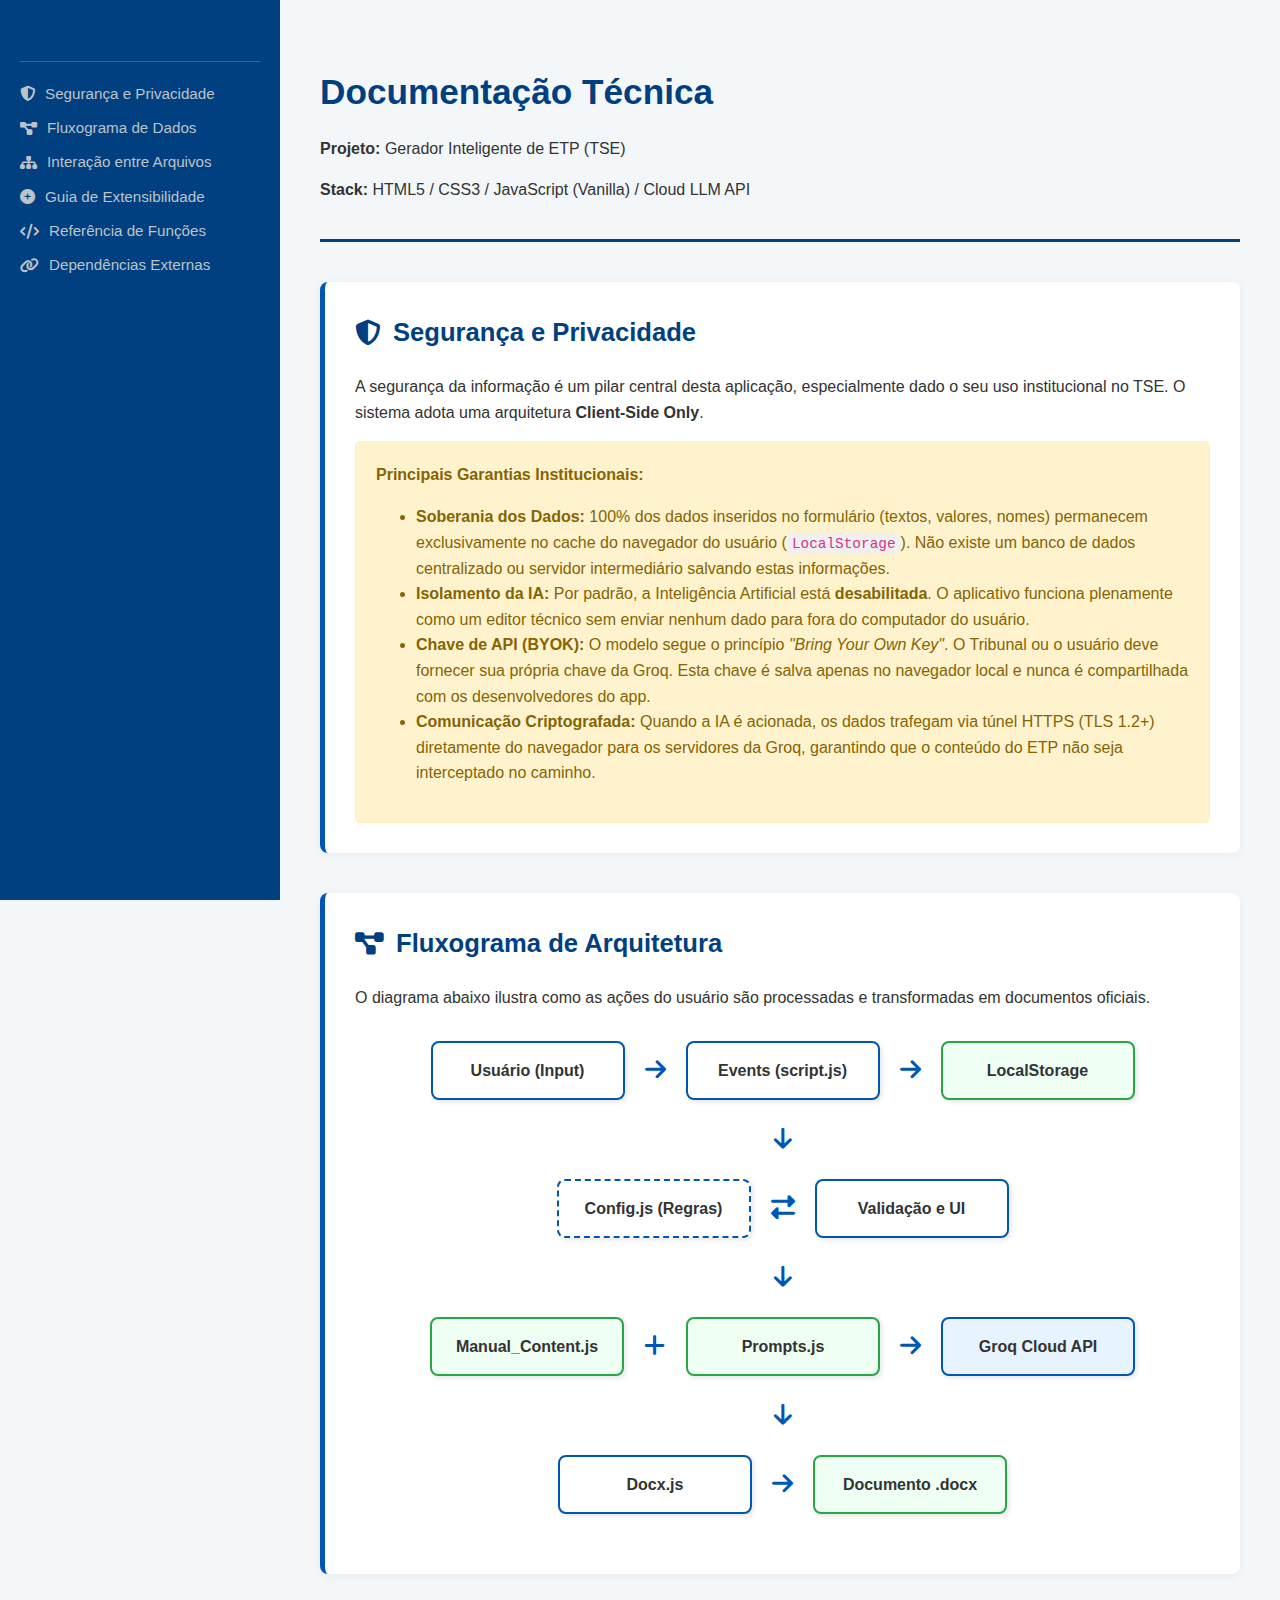
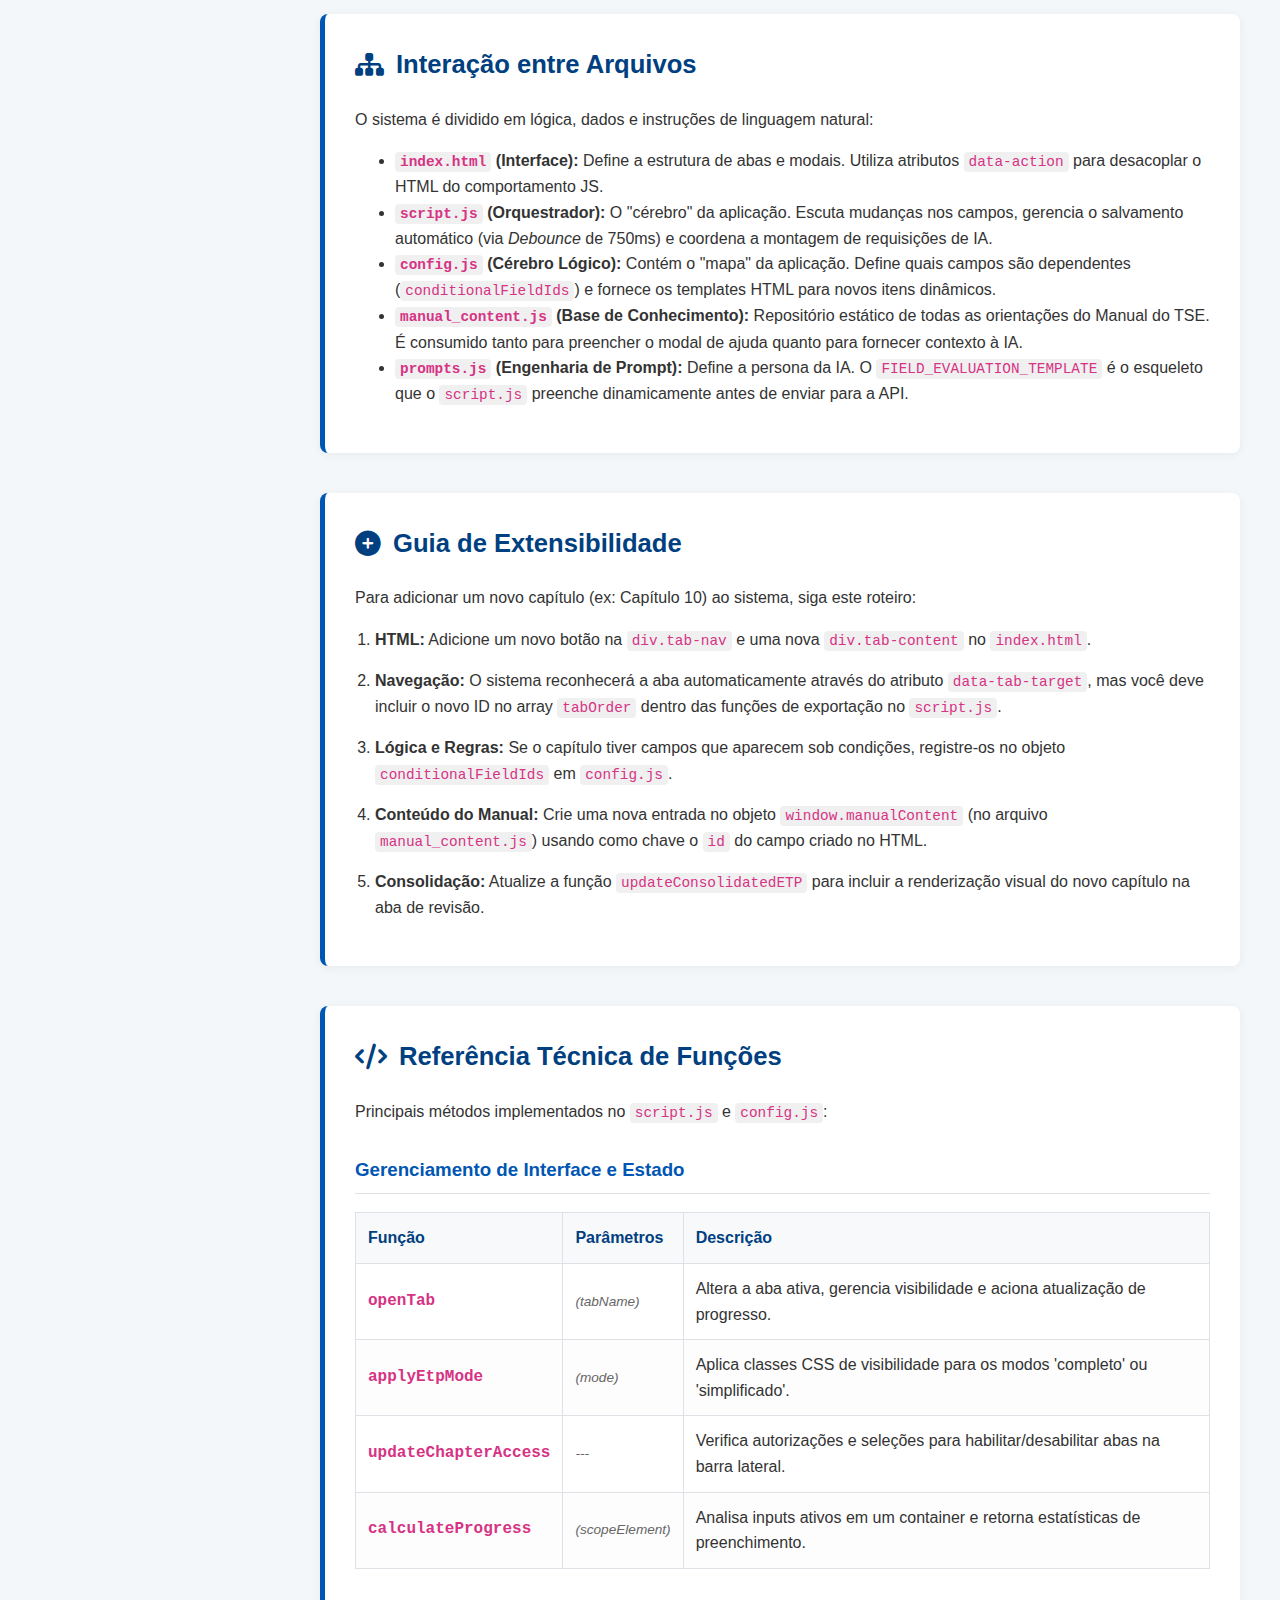
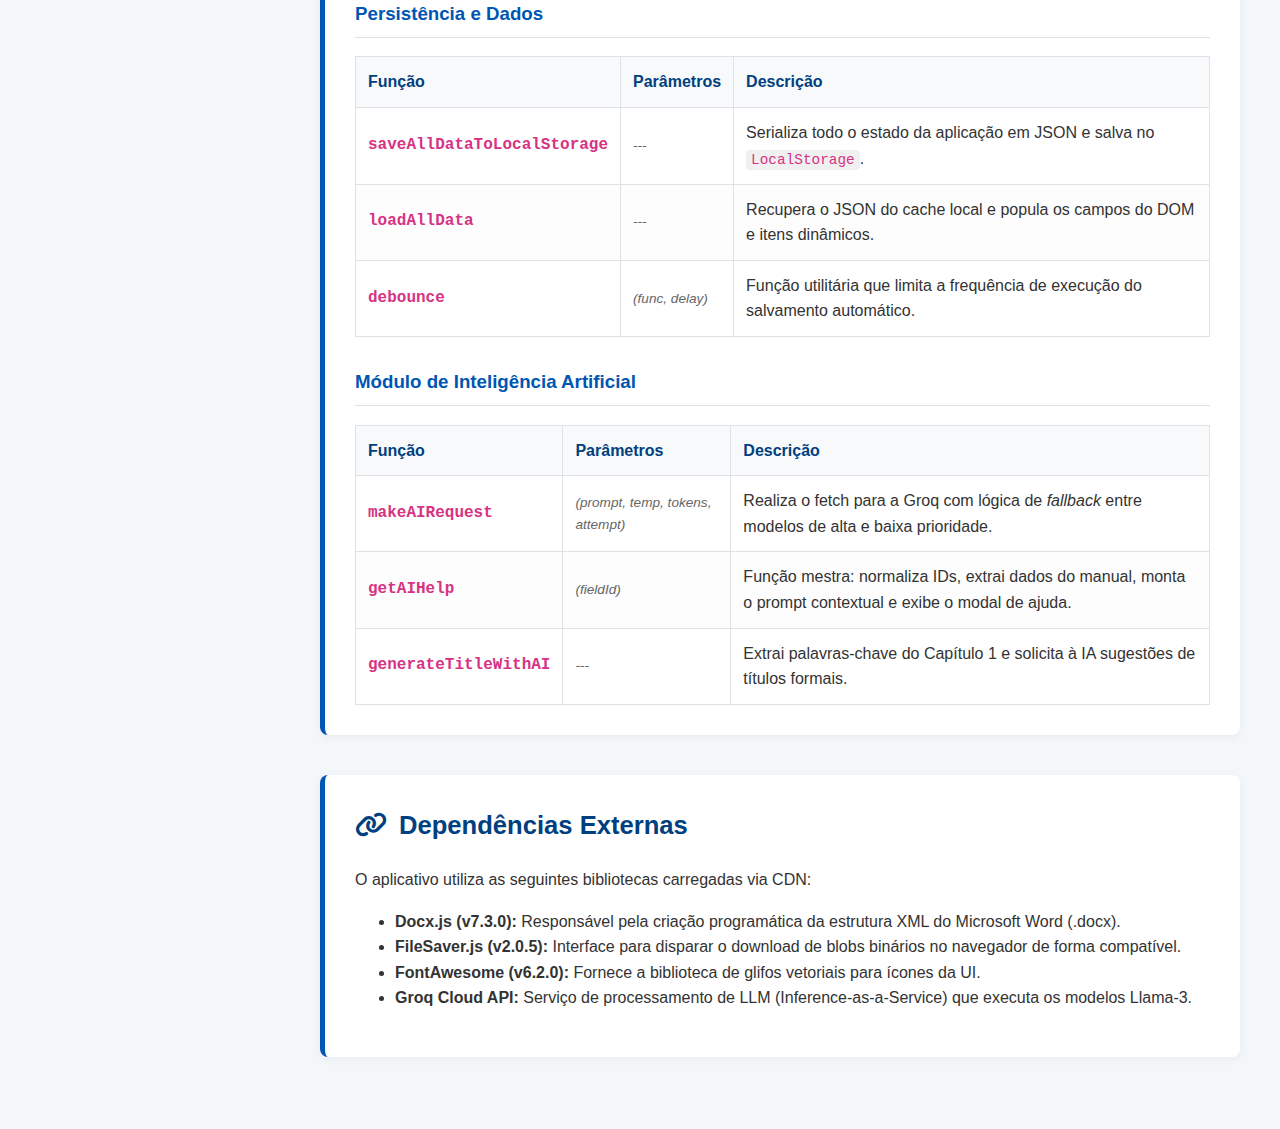
<file: documentacao.html>
<!DOCTYPE html>
<html lang="pt-BR">
<head>
    <meta charset="UTF-8">
    <meta name="viewport" content="width=device-width, initial-scale=1.0">
    <title>Documentação Técnica - Gerador Inteligente de ETP</title>
    <link rel="stylesheet" href="https://cdnjs.cloudflare.com/ajax/libs/font-awesome/6.2.0/css/all.min.css">
    <style>
        :root {
            --cor-primaria: #004080;
            --cor-secundaria: #0056b3;
            --cor-destaque: #28a745;
            --cor-alerta: #856404;
            --cor-bg: #f4f7f9;
            --cor-texto: #333;
            --cor-borda: #dee2e6;
        }

        body {
            font-family: 'Segoe UI', Tahoma, Geneva, Verdana, sans-serif;
            line-height: 1.6;
            color: var(--cor-texto);
            background-color: var(--cor-bg);
            margin: 0;
            display: flex;
        }

        /* Sidebar */
        .sidebar {
            width: 280px;
            background-color: var(--cor-primaria);
            color: white;
            height: 100vh;
            position: sticky;
            top: 0;
            padding: 20px;
            box-sizing: border-box;
            overflow-y: auto;
        }

        .sidebar h2 {
            font-size: 1.2rem;
            border-bottom: 1px solid rgba(255,255,255,0.2);
            padding-bottom: 10px;
            margin-bottom: 20px;
        }

        .sidebar ul {
            list-style: none;
            padding: 0;
        }

        .sidebar li {
            margin-bottom: 10px;
        }

        .sidebar a {
            color: #bdc3c7;
            text-decoration: none;
            font-size: 0.95rem;
            transition: 0.2s;
            display: flex;
            align-items: center;
            gap: 10px;
        }

        .sidebar a:hover {
            color: white;
        }

        .sidebar a.active {
            color: white;
            font-weight: bold;
        }

        /* Content */
        .content {
            flex: 1;
            padding: 40px;
            max-width: 1100px;
        }

        header {
            border-bottom: 3px solid var(--cor-primaria);
            margin-bottom: 40px;
            padding-bottom: 20px;
        }

        header h1 {
            color: var(--cor-primaria);
            margin-bottom: 5px;
            font-size: 2.2rem;
        }

        section {
            background: white;
            padding: 30px;
            border-radius: 8px;
            box-shadow: 0 2px 10px rgba(0,0,0,0.05);
            margin-bottom: 40px;
            border-left: 5px solid var(--cor-secundaria);
        }

        h2 {
            color: var(--cor-primaria);
            margin-top: 0;
            display: flex;
            align-items: center;
            gap: 12px;
            font-size: 1.6rem;
        }

        h3 {
            color: var(--cor-secundaria);
            border-bottom: 1px solid var(--cor-borda);
            padding-bottom: 8px;
            margin-top: 30px;
        }

        code {
            background-color: #f0f0f0;
            padding: 2px 5px;
            border-radius: 4px;
            font-family: 'Consolas', monospace;
            font-size: 0.9rem;
            color: #d63384;
        }

        pre {
            background-color: #272822;
            color: #f8f8f2;
            padding: 15px;
            border-radius: 5px;
            overflow-x: auto;
            font-family: 'Consolas', monospace;
            font-size: 0.85rem;
        }

        /* Fluxograma em CSS */
        .flow-container {
            display: flex;
            flex-direction: column;
            align-items: center;
            gap: 20px;
            margin: 30px 0;
        }

        .flow-row {
            display: flex;
            align-items: center;
            gap: 20px;
            width: 100%;
            justify-content: center;
        }

        .flow-box {
            padding: 15px 20px;
            background: #fff;
            border: 2px solid var(--cor-secundaria);
            border-radius: 8px;
            text-align: center;
            min-width: 150px;
            font-weight: bold;
            box-shadow: 2px 2px 5px rgba(0,0,0,0.1);
        }

        .flow-box.highlight {
            border-color: var(--cor-destaque);
            background: #f0fff4;
        }

        .flow-arrow {
            font-size: 1.5rem;
            color: var(--cor-secundaria);
        }

        /* Tabelas */
        table {
            width: 100%;
            border-collapse: collapse;
            margin-top: 15px;
        }

        th, td {
            text-align: left;
            padding: 12px;
            border: 1px solid var(--cor-borda);
        }

        th {
            background-color: #f8f9fa;
            color: var(--cor-primaria);
        }

        tr:nth-child(even) {
            background-color: #fdfdfd;
        }

        .function-name {
            font-family: 'Consolas', monospace;
            font-weight: bold;
            color: #d63384;
            white-space: nowrap;
        }

        .params {
            font-style: italic;
            color: #666;
            font-size: 0.85rem;
        }

        .info-box {
            background-color: #e7f3ff;
            border: 1px solid #b8daff;
            padding: 20px;
            border-radius: 5px;
            margin: 20px 0;
        }

        .security-box {
            background-color: #fff3cd;
            border: 1px solid #ffeeba;
            color: #856404;
            padding: 20px;
            border-radius: 5px;
        }

        .step-list {
            padding-left: 20px;
        }

        .step-list li {
            margin-bottom: 15px;
        }
    </style>
</head>
<body>

    <nav class="sidebar">
        <h2>Documentação</h2>
        <ul>
            <li><a href="#seguranca"><i class="fas fa-shield-alt"></i> Segurança e Privacidade</a></li>
            <li><a href="#fluxograma"><i class="fas fa-project-diagram"></i> Fluxograma de Dados</a></li>
            <li><a href="#arquitetura"><i class="fas fa-sitemap"></i> Interação entre Arquivos</a></li>
            <li><a href="#extensibilidade"><i class="fas fa-plus-circle"></i> Guia de Extensibilidade</a></li>
            <li><a href="#funcoes"><i class="fas fa-code"></i> Referência de Funções</a></li>
            <li><a href="#dependencias"><i class="fas fa-link"></i> Dependências Externas</a></li>
        </ul>
    </nav>

    <main class="content">
        <header>
            <h1>Documentação Técnica</h1>
            <p><strong>Projeto:</strong> Gerador Inteligente de ETP (TSE)</p>
            <p><strong>Stack:</strong> HTML5 / CSS3 / JavaScript (Vanilla) / Cloud LLM API</p>
        </header>

        <section id="seguranca">
            <h2><i class="fas fa-shield-alt"></i> Segurança e Privacidade</h2>
            <p>A segurança da informação é um pilar central desta aplicação, especialmente dado o seu uso institucional no TSE. O sistema adota uma arquitetura <strong>Client-Side Only</strong>.</p>
            
            <div class="security-box">
                <strong>Principais Garantias Institucionais:</strong>
                <ul>
                    <li><strong>Soberania dos Dados:</strong> 100% dos dados inseridos no formulário (textos, valores, nomes) permanecem exclusivamente no cache do navegador do usuário (<code>LocalStorage</code>). Não existe um banco de dados centralizado ou servidor intermediário salvando estas informações.</li>
                    <li><strong>Isolamento da IA:</strong> Por padrão, a Inteligência Artificial está <strong>desabilitada</strong>. O aplicativo funciona plenamente como um editor técnico sem enviar nenhum dado para fora do computador do usuário.</li>
                    <li><strong>Chave de API (BYOK):</strong> O modelo segue o princípio <em>"Bring Your Own Key"</em>. O Tribunal ou o usuário deve fornecer sua própria chave da Groq. Esta chave é salva apenas no navegador local e nunca é compartilhada com os desenvolvedores do app.</li>
                    <li><strong>Comunicação Criptografada:</strong> Quando a IA é acionada, os dados trafegam via túnel HTTPS (TLS 1.2+) diretamente do navegador para os servidores da Groq, garantindo que o conteúdo do ETP não seja interceptado no caminho.</li>
                </ul>
            </div>
        </section>

        <section id="fluxograma">
            <h2><i class="fas fa-project-diagram"></i> Fluxograma de Arquitetura</h2>
            <p>O diagrama abaixo ilustra como as ações do usuário são processadas e transformadas em documentos oficiais.</p>

            <div class="flow-container">
                <div class="flow-row">
                    <div class="flow-box">Usuário (Input)</div>
                    <div class="flow-arrow"><i class="fas fa-arrow-right"></i></div>
                    <div class="flow-box">Events (script.js)</div>
                    <div class="flow-arrow"><i class="fas fa-arrow-right"></i></div>
                    <div class="flow-box highlight">LocalStorage</div>
                </div>
                
                <div class="flow-arrow"><i class="fas fa-arrow-down"></i></div>

                <div class="flow-row">
                    <div class="flow-box" style="border-style: dashed;">Config.js (Regras)</div>
                    <div class="flow-arrow"><i class="fas fa-exchange-alt"></i></div>
                    <div class="flow-box">Validação e UI</div>
                </div>

                <div class="flow-arrow"><i class="fas fa-arrow-down"></i></div>

                <div class="flow-row">
                    <div class="flow-box highlight">Manual_Content.js</div>
                    <div class="flow-arrow"><i class="fas fa-plus"></i></div>
                    <div class="flow-box highlight">Prompts.js</div>
                    <div class="flow-arrow"><i class="fas fa-arrow-right"></i></div>
                    <div class="flow-box" style="background-color: #e7f3ff;">Groq Cloud API</div>
                </div>

                <div class="flow-arrow"><i class="fas fa-arrow-down"></i></div>

                <div class="flow-row">
                    <div class="flow-box">Docx.js</div>
                    <div class="flow-arrow"><i class="fas fa-arrow-right"></i></div>
                    <div class="flow-box highlight">Documento .docx</div>
                </div>
            </div>
        </section>

        <section id="arquitetura">
            <h2><i class="fas fa-sitemap"></i> Interação entre Arquivos</h2>
            <p>O sistema é dividido em lógica, dados e instruções de linguagem natural:</p>
            <ul>
                <li><strong><code>index.html</code> (Interface):</strong> Define a estrutura de abas e modais. Utiliza atributos <code>data-action</code> para desacoplar o HTML do comportamento JS.</li>
                <li><strong><code>script.js</code> (Orquestrador):</strong> O "cérebro" da aplicação. Escuta mudanças nos campos, gerencia o salvamento automático (via <em>Debounce</em> de 750ms) e coordena a montagem de requisições de IA.</li>
                <li><strong><code>config.js</code> (Cérebro Lógico):</strong> Contém o "mapa" da aplicação. Define quais campos são dependentes (<code>conditionalFieldIds</code>) e fornece os templates HTML para novos itens dinâmicos.</li>
                <li><strong><code>manual_content.js</code> (Base de Conhecimento):</strong> Repositório estático de todas as orientações do Manual do TSE. É consumido tanto para preencher o modal de ajuda quanto para fornecer contexto à IA.</li>
                <li><strong><code>prompts.js</code> (Engenharia de Prompt):</strong> Define a persona da IA. O <code>FIELD_EVALUATION_TEMPLATE</code> é o esqueleto que o <code>script.js</code> preenche dinamicamente antes de enviar para a API.</li>
            </ul>
        </section>

        <section id="extensibilidade">
            <h2><i class="fas fa-plus-circle"></i> Guia de Extensibilidade</h2>
            <p>Para adicionar um novo capítulo (ex: Capítulo 10) ao sistema, siga este roteiro:</p>
            <ol class="step-list">
                <li><strong>HTML:</strong> Adicione um novo botão na <code>div.tab-nav</code> e uma nova <code>div.tab-content</code> no <code>index.html</code>.</li>
                <li><strong>Navegação:</strong> O sistema reconhecerá a aba automaticamente através do atributo <code>data-tab-target</code>, mas você deve incluir o novo ID no array <code>tabOrder</code> dentro das funções de exportação no <code>script.js</code>.</li>
                <li><strong>Lógica e Regras:</strong> Se o capítulo tiver campos que aparecem sob condições, registre-os no objeto <code>conditionalFieldIds</code> em <code>config.js</code>.</li>
                <li><strong>Conteúdo do Manual:</strong> Crie uma nova entrada no objeto <code>window.manualContent</code> (no arquivo <code>manual_content.js</code>) usando como chave o <code>id</code> do campo criado no HTML.</li>
                <li><strong>Consolidação:</strong> Atualize a função <code>updateConsolidatedETP</code> para incluir a renderização visual do novo capítulo na aba de revisão.</li>
            </ol>
        </section>

        <section id="funcoes">
            <h2><i class="fas fa-code"></i> Referência Técnica de Funções</h2>
            <p>Principais métodos implementados no <code>script.js</code> e <code>config.js</code>:</p>

            <h3>Gerenciamento de Interface e Estado</h3>
            <table>
                <thead>
                    <tr><th>Função</th><th>Parâmetros</th><th>Descrição</th></tr>
                </thead>
                <tbody>
                    <tr>
                        <td class="function-name">openTab</td>
                        <td class="params">(tabName)</td>
                        <td>Altera a aba ativa, gerencia visibilidade e aciona atualização de progresso.</td>
                    </tr>
                    <tr>
                        <td class="function-name">applyEtpMode</td>
                        <td class="params">(mode)</td>
                        <td>Aplica classes CSS de visibilidade para os modos 'completo' ou 'simplificado'.</td>
                    </tr>
                    <tr>
                        <td class="function-name">updateChapterAccess</td>
                        <td class="params">---</td>
                        <td>Verifica autorizações e seleções para habilitar/desabilitar abas na barra lateral.</td>
                    </tr>
                    <tr>
                        <td class="function-name">calculateProgress</td>
                        <td class="params">(scopeElement)</td>
                        <td>Analisa inputs ativos em um container e retorna estatísticas de preenchimento.</td>
                    </tr>
                </tbody>
            </table>

            <h3>Persistência e Dados</h3>
            <table>
                <thead>
                    <tr><th>Função</th><th>Parâmetros</th><th>Descrição</th></tr>
                </thead>
                <tbody>
                    <tr>
                        <td class="function-name">saveAllDataToLocalStorage</td>
                        <td class="params">---</td>
                        <td>Serializa todo o estado da aplicação em JSON e salva no <code>LocalStorage</code>.</td>
                    </tr>
                    <tr>
                        <td class="function-name">loadAllData</td>
                        <td class="params">---</td>
                        <td>Recupera o JSON do cache local e popula os campos do DOM e itens dinâmicos.</td>
                    </tr>
                    <tr>
                        <td class="function-name">debounce</td>
                        <td class="params">(func, delay)</td>
                        <td>Função utilitária que limita a frequência de execução do salvamento automático.</td>
                    </tr>
                </tbody>
            </table>

            <h3>Módulo de Inteligência Artificial</h3>
            <table>
                <thead>
                    <tr><th>Função</th><th>Parâmetros</th><th>Descrição</th></tr>
                </thead>
                <tbody>
                    <tr>
                        <td class="function-name">makeAIRequest</td>
                        <td class="params">(prompt, temp, tokens, attempt)</td>
                        <td>Realiza o fetch para a Groq com lógica de <em>fallback</em> entre modelos de alta e baixa prioridade.</td>
                    </tr>
                    <tr>
                        <td class="function-name">getAIHelp</td>
                        <td class="params">(fieldId)</td>
                        <td>Função mestra: normaliza IDs, extrai dados do manual, monta o prompt contextual e exibe o modal de ajuda.</td>
                    </tr>
                    <tr>
                        <td class="function-name">generateTitleWithAI</td>
                        <td class="params">---</td>
                        <td>Extrai palavras-chave do Capítulo 1 e solicita à IA sugestões de títulos formais.</td>
                    </tr>
                </tbody>
            </table>
        </section>

        <section id="dependencias">
            <h2><i class="fas fa-link"></i> Dependências Externas</h2>
            <p>O aplicativo utiliza as seguintes bibliotecas carregadas via CDN:</p>
            <ul>
                <li><strong>Docx.js (v7.3.0):</strong> Responsável pela criação programática da estrutura XML do Microsoft Word (.docx).</li>
                <li><strong>FileSaver.js (v2.0.5):</strong> Interface para disparar o download de blobs binários no navegador de forma compatível.</li>
                <li><strong>FontAwesome (v6.2.0):</strong> Fornece a biblioteca de glifos vetoriais para ícones da UI.</li>
                <li><strong>Groq Cloud API:</strong> Serviço de processamento de LLM (Inference-as-a-Service) que executa os modelos Llama-3.</li>
            </ul>
        </section>

    </main>

    <script>
        // Lógica de Scroll Spy para a Sidebar
        document.addEventListener('DOMContentLoaded', () => {
            const links = document.querySelectorAll('.sidebar a');
            const sections = document.querySelectorAll('section');

            window.addEventListener('scroll', () => {
                let current = "";
                sections.forEach(section => {
                    const sectionTop = section.offsetTop;
                    if (pageYOffset >= sectionTop - 100) {
                        current = section.getAttribute('id');
                    }
                });

                links.forEach(link => {
                    link.classList.remove('active');
                    if (link.getAttribute('href').includes(current)) {
                        link.classList.add('active');
                    }
                });
            });
        });
    </script>
</body>
</html>
</file>
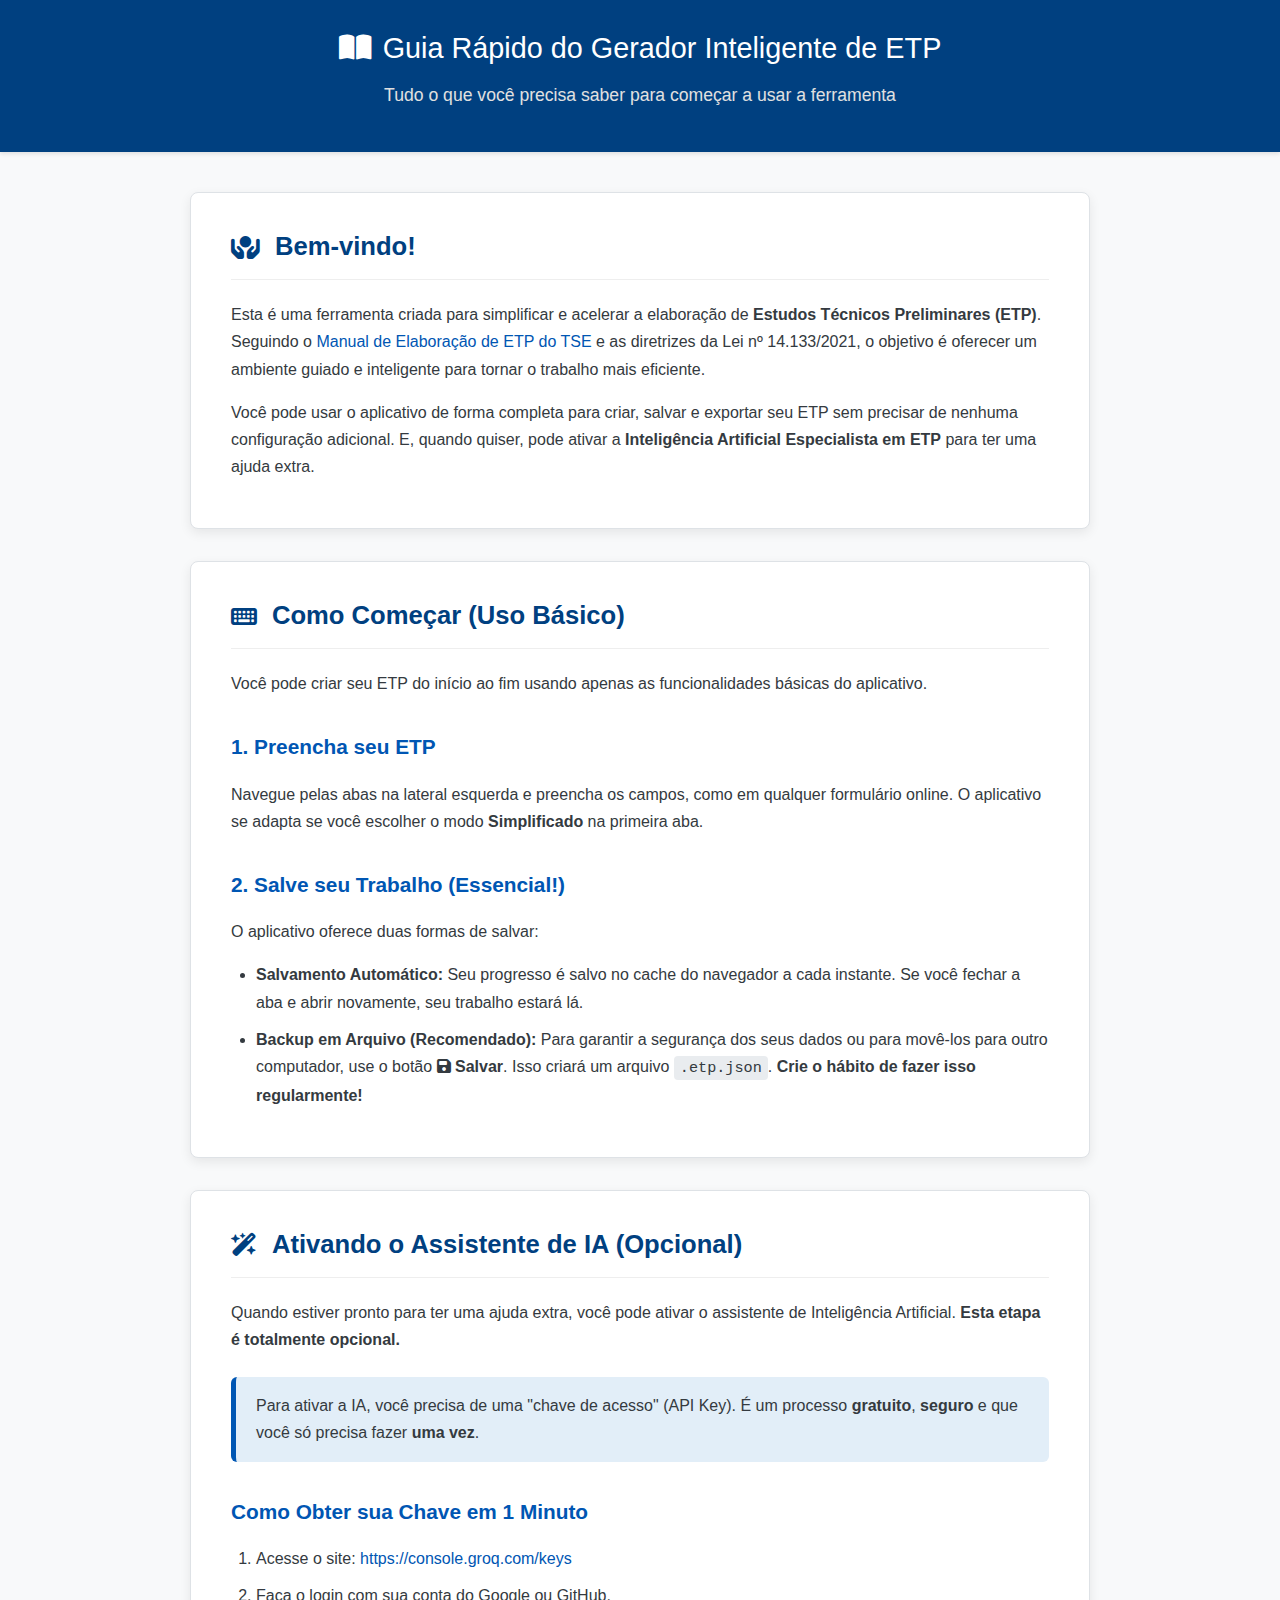
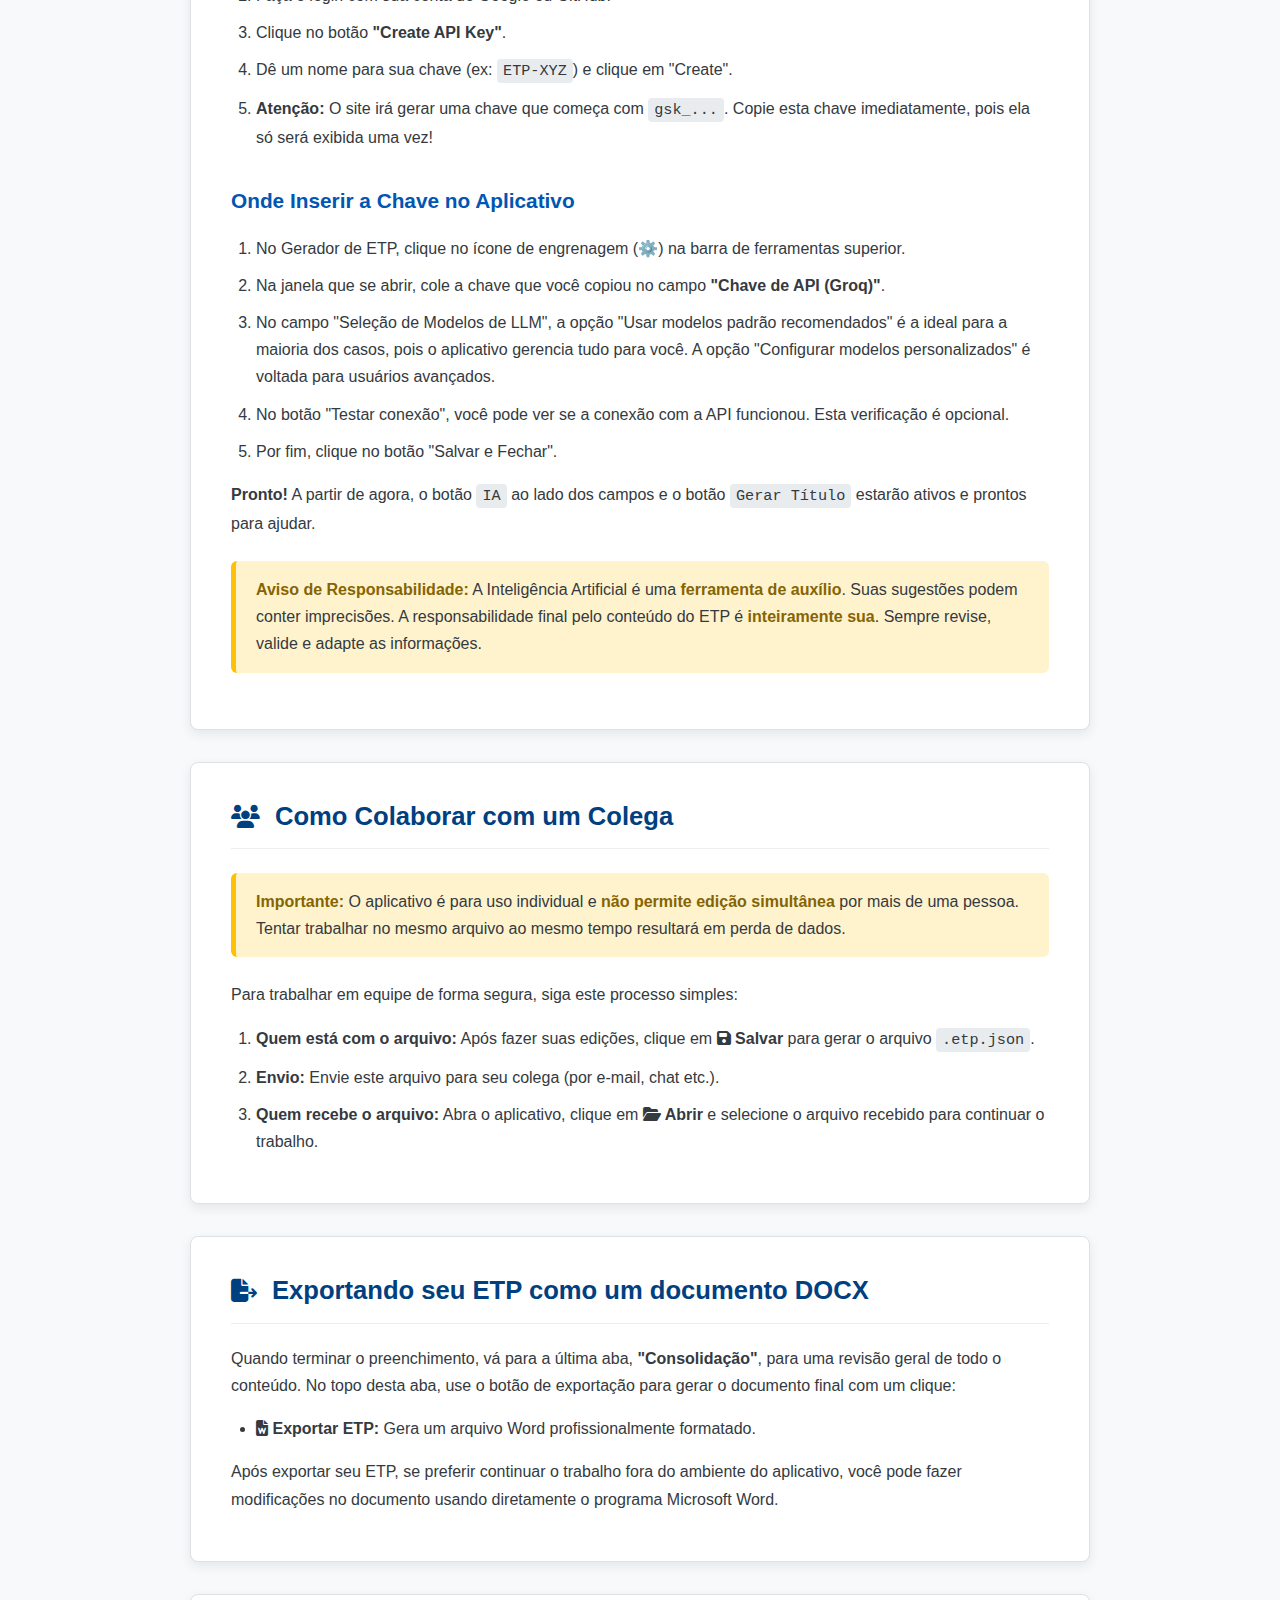
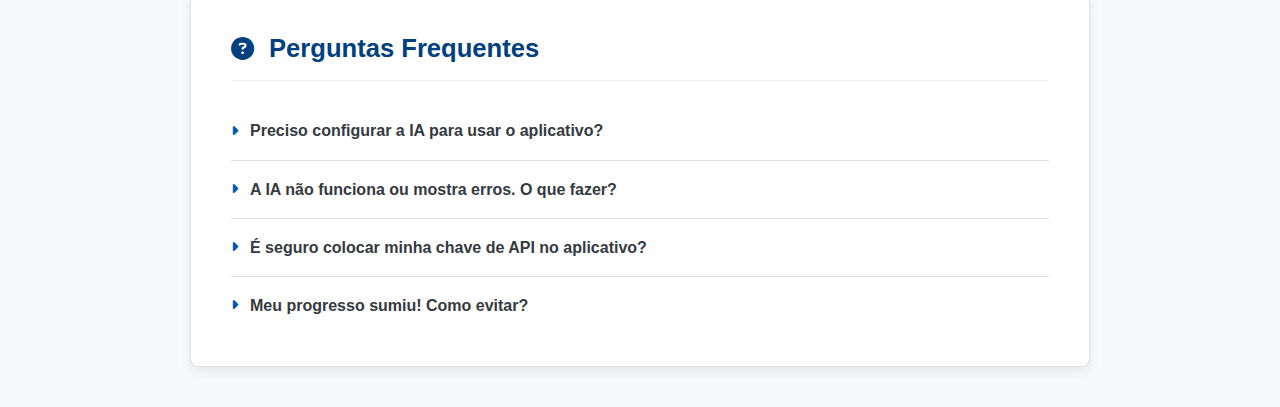
<file: guia_rapido.html>
<!DOCTYPE html>
<html lang="pt-BR">
<head>
    <meta charset="UTF-8">
    <meta name="viewport" content="width=device-width, initial-scale=1.0">
    <title>Guia Rápido - Gerador Inteligente de ETP</title>
    <link rel="stylesheet" href="https://cdnjs.cloudflare.com/ajax/libs/font-awesome/6.2.0/css/all.min.css">
    <style>
        /* Estilos base inspirados no aplicativo principal para uma experiência coesa */
        body {
            font-family: -apple-system, BlinkMacSystemFont, "Segoe UI", Roboto, "Helvetica Neue", Arial, sans-serif;
            margin: 0;
            background-color: #f8f9fa;
            color: #343a40;
            line-height: 1.7;
        }

        header {
            background-color: #004080;
            color: white;
            padding: 1.5rem 1rem;
            text-align: center;
            box-shadow: 0 2px 4px rgba(0,0,0,0.1);
        }

        header h1 {
            margin: 0;
            font-size: 1.8em;
            font-weight: 500;
        }

        header h1 i {
            margin-right: 12px;
        }
        
        header .subtitle {
            font-size: 1.1em;
            color: #e0e0e0;
            margin-top: 8px;
            font-weight: 300;
        }

        .container {
            max-width: 900px;
            margin: 2.5rem auto;
            padding: 0 1.5rem;
        }

        section {
            background-color: #ffffff;
            padding: 2rem 2.5rem;
            margin-bottom: 2rem;
            border-radius: 8px;
            box-shadow: 0 4px 12px rgba(0,0,0,0.08);
            border: 1px solid #dee2e6;
        }

        h2 {
            font-size: 1.6em;
            color: #004080;
            border-bottom: 1px solid #eee;
            padding-bottom: 10px;
            margin-top: 0;
            display: flex;
            align-items: center;
        }

        h2 i {
            margin-right: 15px;
            font-size: 0.9em;
        }

        h3 {
            font-size: 1.3em;
            color: #0056b3;
            margin-top: 2rem;
            margin-bottom: 1rem;
        }
        
        ul, ol {
            padding-left: 25px;
        }

        li {
            margin-bottom: 10px;
        }
        
        a {
            color: #0056b3;
            text-decoration: none;
            font-weight: 500;
        }

        a:hover {
            text-decoration: underline;
        }

        /* Estilos para caixas de destaque */
        .info-box, .warning-box {
            padding: 15px 20px;
            margin: 1.5rem 0;
            border-radius: 6px;
            border-left: 5px solid;
        }

        .info-box {
            background-color: #e2eef8;
            border-color: #0056b3;
        }

        .warning-box {
            background-color: #fff3cd;
            border-color: #ffc107;
        }
        
        .warning-box strong {
            color: #856404;
        }

        /* Estilo para trechos de código ou texto a ser copiado */
        .code-snippet {
            font-family: 'Courier New', Courier, monospace;
            background-color: #e9ecef;
            padding: 3px 6px;
            border-radius: 4px;
            font-size: 0.95em;
        }

        /* Estilos para a seção de FAQ */
        .faq-item {
            border-bottom: 1px solid #e0e0e0;
            padding: 15px 0;
        }
        .faq-item:last-child {
            border-bottom: none;
        }
        
        .faq-item summary {
            font-weight: 600;
            color: #343a40;
            cursor: pointer;
            list-style: none; /* Remove a seta padrão */
            display: flex;
            align-items: center;
        }

        .faq-item summary::-webkit-details-marker {
            display: none; /* Remove a seta padrão no Chrome/Safari */
        }
        
        .faq-item summary::before {
            content: '\f0da'; /* Ícone de seta para a direita do Font Awesome */
            font-family: 'Font Awesome 6 Free';
            font-weight: 900;
            margin-right: 12px;
            transition: transform 0.2s ease-in-out;
            font-size: 0.9em;
            color: #0056b3;
        }
        
        .faq-item[open] > summary::before {
            transform: rotate(90deg);
        }

        .faq-item .faq-answer {
            padding-top: 15px;
            padding-left: 25px;
            color: #495057;
        }

    </style>
</head>
<body>

    <header>
        <h1><i class="fa-solid fa-book-open"></i>Guia Rápido do Gerador Inteligente de ETP</h1>
        <p class="subtitle">Tudo o que você precisa saber para começar a usar a ferramenta</p>
    </header>

    <div class="container">

        <section id="boas-vindas">
            <h2><i class="fa-solid fa-hands-holding-circle"></i>Bem-vindo!</h2>
            <p>
                Esta é uma ferramenta criada para simplificar e acelerar a elaboração de <strong>Estudos Técnicos Preliminares (ETP)</strong>.
                Seguindo o <a href="manual_etp.html" target="_blank">Manual de Elaboração de ETP do TSE</a> e as diretrizes da Lei nº 14.133/2021, o objetivo é oferecer um ambiente guiado e inteligente para tornar o trabalho mais eficiente.
            </p>
            <p>
                Você pode usar o aplicativo de forma completa para criar, salvar e exportar seu ETP sem precisar de nenhuma configuração adicional.
                E, quando quiser, pode ativar a <strong>Inteligência Artificial Especialista em ETP</strong> para ter uma ajuda extra.
            </p>
        </section>

        <!--<section id="como-abrir">
            <h2><i class="fa-solid fa-rocket"></i>Como Abrir o Aplicativo</h2>
            <p>Após descompactar a pasta .zip, o primeiro passo é abrir o aplicativo. É muito simples:</p>
            <div class="info-box">
                Encontre o arquivo chamado <span class="code-snippet">index.html</span> e dê um duplo-clique nele. O Gerador de ETP será aberto no seu navegador.
            </div>
            <p>Não é preciso instalar nada. Tudo funciona diretamente no seu computador.</p>
        </section>-->
        
        <section id="uso-basico">
            <h2><i class="fa-solid fa-keyboard"></i>Como Começar (Uso Básico)</h2>
            <p>Você pode criar seu ETP do início ao fim usando apenas as funcionalidades básicas do aplicativo.</p>

            <h3>1. Preencha seu ETP</h3>
            <p>Navegue pelas abas na lateral esquerda e preencha os campos, como em qualquer formulário online. O aplicativo se adapta se você escolher o modo <strong>Simplificado</strong> na primeira aba.</p>

            <h3>2. Salve seu Trabalho (Essencial!)</h3>
            <p>O aplicativo oferece duas formas de salvar:</p>
            <ul>
                <li><strong>Salvamento Automático:</strong> Seu progresso é salvo no cache do navegador a cada instante. Se você fechar a aba e abrir novamente, seu trabalho estará lá.</li>
                <li><strong>Backup em Arquivo (Recomendado):</strong> Para garantir a segurança dos seus dados ou para movê-los para outro computador, use o botão <strong><i class="fas fa-save"></i> Salvar</strong>. Isso criará um arquivo <span class="code-snippet">.etp.json</span>. <strong>Crie o hábito de fazer isso regularmente!</strong></li>
            </ul>
        </section>

        <section id="configuracao-ia">
            <h2><i class="fa-solid fa-wand-magic-sparkles"></i>Ativando o Assistente de IA (Opcional)</h2>
            <p>Quando estiver pronto para ter uma ajuda extra, você pode ativar o assistente de Inteligência Artificial. <strong>Esta etapa é totalmente opcional.</strong></p>
            <div class="info-box">
                Para ativar a IA, você precisa de uma "chave de acesso" (API Key). É um processo <strong>gratuito</strong>, <strong>seguro</strong> e que você só precisa fazer <strong>uma vez</strong>.
            </div>
            
            <h3>Como Obter sua Chave em 1 Minuto</h3>
            <ol>
                <li>Acesse o site: <a href="https://console.groq.com/keys" target="_blank">https://console.groq.com/keys</a></li>
                <li>Faça o login com sua conta do Google ou GitHub.</li>
                <li>Clique no botão <strong>"Create API Key"</strong>.</li>
                <li>Dê um nome para sua chave (ex: <span class="code-snippet">ETP-XYZ</span>) e clique em "Create".</li>
                <li><strong>Atenção:</strong> O site irá gerar uma chave que começa com <span class="code-snippet">gsk_...</span>. Copie esta chave imediatamente, pois ela só será exibida uma vez!</li>
            </ol>

            <h3>Onde Inserir a Chave no Aplicativo</h3>
            <ol>
                <li>No Gerador de ETP, clique no ícone de engrenagem (⚙️) na barra de ferramentas superior.</li>
                <li>Na janela que se abrir, cole a chave que você copiou no campo <strong>"Chave de API (Groq)"</strong>.</li>
                <li>No campo "Seleção de Modelos de LLM", a opção "Usar modelos padrão recomendados" é a ideal para a maioria dos casos, pois o aplicativo gerencia tudo para você. A opção "Configurar modelos personalizados" é voltada para usuários avançados.</li>
                <li>No botão "Testar conexão", você pode ver se a conexão com a API funcionou. Esta verificação é opcional.</li>
                <li>Por fim, clique no botão "Salvar e Fechar".</li>
            </ol>

            <p><strong>Pronto!</strong> A partir de agora, o botão <span class="code-snippet">IA</span> ao lado dos campos e o botão <span class="code-snippet">Gerar Título</span> estarão ativos e prontos para ajudar.</p>
            <div class="warning-box">
                <strong>Aviso de Responsabilidade:</strong> A Inteligência Artificial é uma <strong>ferramenta de auxílio</strong>. Suas sugestões podem conter imprecisões. A responsabilidade final pelo conteúdo do ETP é <strong>inteiramente sua</strong>. Sempre revise, valide e adapte as informações.
            </div>
        </section>

        <section id="colaboracao">
            <h2><i class="fa-solid fa-users"></i>Como Colaborar com um Colega</h2>
            <div class="warning-box">
                <strong>Importante:</strong> O aplicativo é para uso individual e <strong>não permite edição simultânea</strong> por mais de uma pessoa. Tentar trabalhar no mesmo arquivo ao mesmo tempo resultará em perda de dados.
            </div>
            <p>Para trabalhar em equipe de forma segura, siga este processo simples:</p>
            <ol>
                <li><strong>Quem está com o arquivo:</strong> Após fazer suas edições, clique em <strong><i class="fas fa-save"></i> Salvar</strong> para gerar o arquivo <span class="code-snippet">.etp.json</span>.</li>
                <li><strong>Envio:</strong> Envie este arquivo para seu colega (por e-mail, chat etc.).</li>
                <li><strong>Quem recebe o arquivo:</strong> Abra o aplicativo, clique em <strong><i class="fas fa-folder-open"></i> Abrir</strong> e selecione o arquivo recebido para continuar o trabalho.</li>
            </ol>
        </section>

        <section id="exportacao">
            <h2><i class="fa-solid fa-file-export"></i>Exportando seu ETP como um documento DOCX</h2>
            <p>
                Quando terminar o preenchimento, vá para a última aba, <strong>"Consolidação"</strong>, para uma revisão geral de todo o conteúdo. No topo desta aba, use o botão de exportação para gerar o documento final com um clique:
            </p>
            <ul>
                <li><i class="fas fa-file-word"></i> <strong>Exportar ETP:</strong> Gera um arquivo Word profissionalmente formatado.</li>
            </ul>
            <p>Após exportar seu ETP, se preferir continuar o trabalho fora do ambiente do aplicativo, você pode fazer modificações no documento usando diretamente o programa Microsoft Word.</p>
            <!--<p>Após exportar seu ETP gerado pelo aplicativo, faça <strong>login no SEI</strong> e entre no processo de contratação em questão.:</p>-->
            <!--<ol>
                <li>Gere um novo documento do tipo <strong>"Estudo Técnico Preliminar"</strong> e apague qualquer conteúdo que houver nele, deixando o ETP em branco.</li>
                <li><strong>Copie</strong> todo o conteúdo do arquivo DOCX que você gerou pelo aplicativo e <strong>cole</strong> no documento ETP em branco do SEI.</li>
                <li>Agora é só salvar, revisar e assinar seu ETP no SEI.</li>
            </ol>-->
            
        </section>

        <section id="faq">
            <h2><i class="fa-solid fa-circle-question"></i>Perguntas Frequentes</h2>
            
            <details class="faq-item">
                <summary>Preciso configurar a IA para usar o aplicativo?</summary>
                <div class="faq-answer">
                    <strong>Não.</strong> A configuração da IA é totalmente opcional. Você pode usar todas as funções de preenchimento, salvamento e exportação do ETP sem precisar ativar o assistente. A IA é um recurso extra para quem desejar uma ajuda adicional.
                </div>
            </details>

            <details class="faq-item">
                <summary>A IA não funciona ou mostra erros. O que fazer?</summary>
                <div class="faq-answer">
                    A causa mais comum é um problema na chave de API. Volte para a <strong>Seção "Ativando o Assistente de IA"</strong> deste guia e refaça o passo a passo para garantir que a chave foi criada e inserida corretamente. Verifique também sua conexão com a internet.
                </div>
            </details>
            
            <details class="faq-item">
                <summary>É seguro colocar minha chave de API no aplicativo?</summary>
                <div class="faq-answer">
                    Sim. A chave é armazenada <strong>exclusivamente no seu navegador, no seu computador</strong>. Ela é enviada diretamente para o serviço da Groq (provedor da IA) quando você solicita ajuda.
                </div>
            </details>

            <details class="faq-item">
                <summary>Meu progresso sumiu! Como evitar?</summary>
                <div class="faq-answer">
                    O salvamento automático depende do cache do seu navegador. Se você usar ferramentas de "limpeza de dados" ou o navegador estiver configurado para limpar dados ao fechar, o progresso pode ser perdido. A melhor forma de se proteger é usar regularmente o botão <strong>"Salvar"</strong> para criar backups seguros.
                </div>
            </details>
            
        </section>

    </div>

</body>
</html>
</file>
